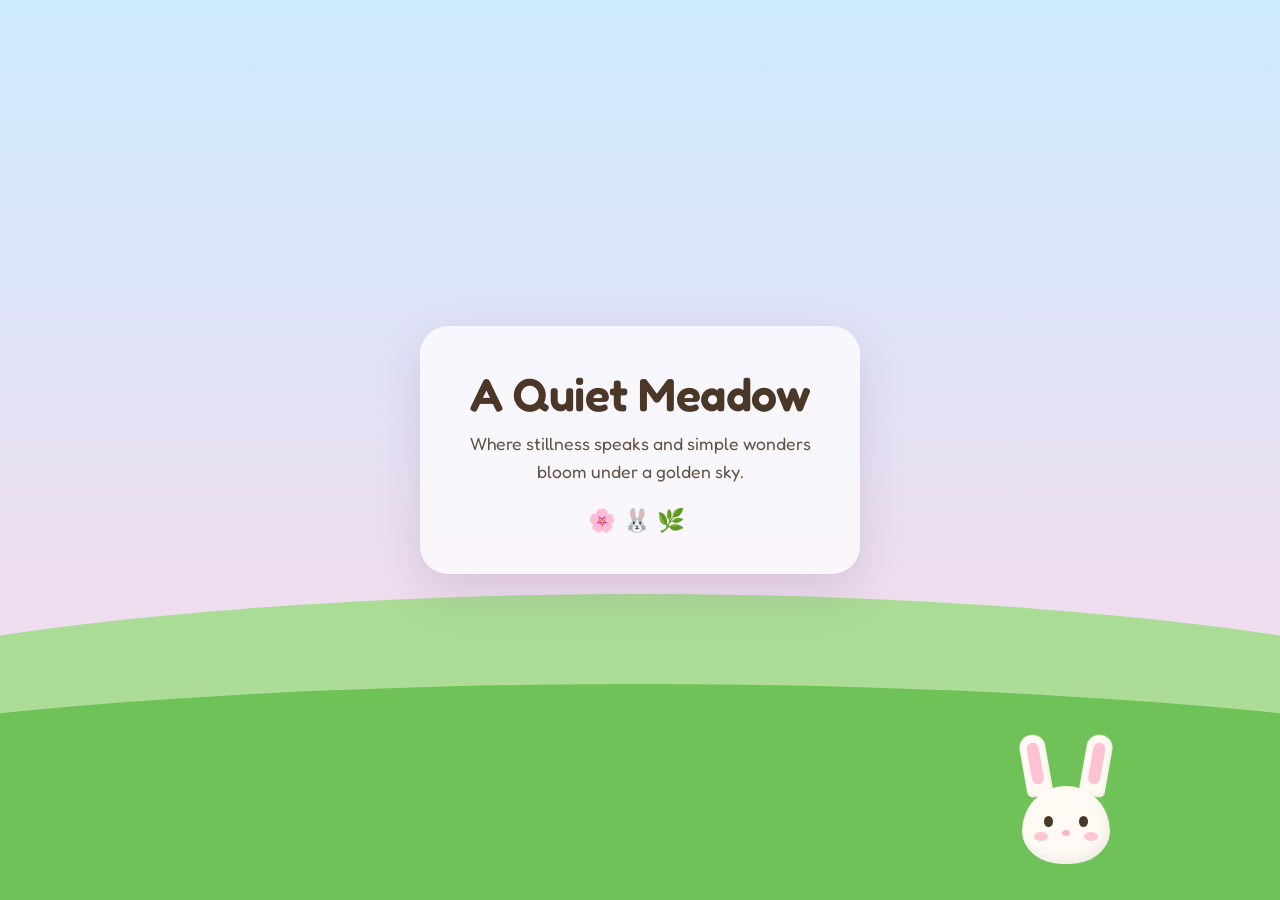
<file: app/BunnyPage/index.html>
<!DOCTYPE html>
<html lang="en">
<head>
    <meta charset="UTF-8">
    <meta name="viewport" content="width=device-width, initial-scale=1.0">
    <title>A Quiet Meadow</title>
    <link rel="icon" href="data:image/svg+xml,<svg xmlns='http://www.w3.org/2000/svg' viewBox='0 0 100 100'><text y='.9em' font-size='90'>🐰</text></svg>">
    <style>
        @import url('https://fonts.googleapis.com/css2?family=Fredoka:wght@400;500;600&display=swap');

        :root {
            --sky-top: #cdeaff;
            --sky-bottom: #ffd8e8;
            --hill-back: #9fdc86;
            --hill-front: #6fc257;
            --bunny: #fffaf3;
            --inner-ear: #ffc2d4;
            --blush: #ffb3c6;
            --text: #4a3728;
            --card: rgba(255, 255, 255, 0.72);
        }

        * { box-sizing: border-box; }

        html, body {
            height: 100%;
            margin: 0;
            overflow: hidden;
        }

        body {
            background: linear-gradient(to bottom, var(--sky-top), var(--sky-bottom));
            font-family: 'Fredoka', system-ui, sans-serif;
            color: var(--text);
            display: flex;
            align-items: center;
            justify-content: center;
            text-align: center;
        }

        /* --- Floating clouds --- */
        .cloud {
            position: absolute;
            background: #fff;
            border-radius: 100px;
            opacity: 0.85;
            filter: blur(1px);
            animation: drift linear infinite;
        }
        .cloud::before, .cloud::after {
            content: '';
            position: absolute;
            background: #fff;
            border-radius: 50%;
        }
        .cloud--1 { top: 14%; left: -30%; width: 120px; height: 40px; animation-duration: 38s; }
        .cloud--2 { top: 30%; left: -30%; width: 90px; height: 32px; animation-duration: 52s; animation-delay: -12s; }
        .cloud--3 { top: 8%; left: -30%; width: 150px; height: 46px; animation-duration: 64s; animation-delay: -30s; }

        @keyframes drift {
            from { transform: translateX(0); }
            to   { transform: translateX(140vw); }
        }

        /* --- Content --- */
        .card {
            position: relative;
            z-index: 10;
            background: var(--card);
            backdrop-filter: blur(10px);
            padding: 2.5rem 2.75rem;
            border-radius: 28px;
            box-shadow: 0 18px 45px rgba(120, 80, 120, 0.18);
            max-width: 440px;
            margin: 1.5rem;
            animation: pop 0.8s cubic-bezier(.2,.9,.3,1.4) both;
        }

        @keyframes pop {
            from { opacity: 0; transform: translateY(24px) scale(.94); }
            to   { opacity: 1; transform: translateY(0) scale(1); }
        }

        h1 {
            font-size: clamp(2rem, 7vw, 2.9rem);
            font-weight: 600;
            margin: 0 0 0.5rem;
            letter-spacing: -0.5px;
        }

        p {
            font-size: clamp(1rem, 3vw, 1.1rem);
            line-height: 1.6;
            font-weight: 400;
            margin: 0;
            opacity: 0.85;
        }

        .hearts {
            margin-top: 1.25rem;
            font-size: 1.4rem;
            letter-spacing: 0.4rem;
        }
        .hearts span {
            display: inline-block;
            animation: bob 1.8s ease-in-out infinite;
        }
        .hearts span:nth-child(2) { animation-delay: .3s; }
        .hearts span:nth-child(3) { animation-delay: .6s; }

        @keyframes bob {
            0%, 100% { transform: translateY(0); }
            50%      { transform: translateY(-6px); }
        }

        /* --- Meadow scene --- */
        .scene {
            position: absolute;
            inset: 0;
            overflow: hidden;
            z-index: 1;
            pointer-events: none;
        }

        .hill {
            position: absolute;
            bottom: 0;
            border-radius: 50% 50% 0 0;
            background: var(--hill-back);
        }
        .hill--back {
            width: 160%;
            height: 42%;
            left: -30%;
            bottom: -8%;
            opacity: 0.85;
        }
        .hill--front {
            width: 170%;
            height: 34%;
            right: -35%;
            bottom: -10%;
            background: var(--hill-front);
        }

        /* --- CSS bunny --- */
        .bunny {
            position: absolute;
            bottom: 4vh;
            right: 12vw;
            width: 120px;
            height: 130px;
            z-index: 5;
            animation: hop 3.2s ease-in-out infinite;
        }

        @keyframes hop {
            0%, 100% { transform: translateY(6px); }
            50%      { transform: translateY(-4px); }
        }

        .bunny .ear {
            position: absolute;
            top: 0;
            width: 26px;
            height: 62px;
            background: var(--bunny);
            border-radius: 14px 14px 6px 6px;
            box-shadow: inset -2px -2px 4px rgba(0,0,0,0.05);
        }
        .bunny .ear::after {
            content: '';
            position: absolute;
            left: 50%;
            top: 8px;
            transform: translateX(-50%);
            width: 12px;
            height: 42px;
            background: var(--inner-ear);
            border-radius: 8px;
        }
        .bunny .ear--left  { left: 22px; transform: rotate(-10deg); transform-origin: bottom center; }
        .bunny .ear--right { right: 22px; transform: rotate(10deg); transform-origin: bottom center; animation: twitch 3.2s ease-in-out infinite; }

        @keyframes twitch {
            0%, 70%, 100% { transform: rotate(10deg); }
            78%           { transform: rotate(2deg); }
            86%           { transform: rotate(12deg); }
        }

        .bunny .head {
            position: absolute;
            bottom: 0;
            left: 50%;
            transform: translateX(-50%);
            width: 88px;
            height: 78px;
            background: var(--bunny);
            border-radius: 50% 50% 46% 46% / 58% 58% 42% 42%;
            box-shadow: inset -4px -6px 10px rgba(0,0,0,0.05);
        }

        .bunny .eye {
            position: absolute;
            top: 30px;
            width: 9px;
            height: 11px;
            background: var(--text);
            border-radius: 50%;
            animation: blink 4.5s infinite;
        }
        .bunny .eye--left  { left: 22px; }
        .bunny .eye--right { right: 22px; }

        @keyframes blink {
            0%, 92%, 100% { transform: scaleY(1); }
            95%           { transform: scaleY(0.1); }
        }

        .bunny .cheek {
            position: absolute;
            top: 46px;
            width: 14px;
            height: 9px;
            background: var(--blush);
            border-radius: 50%;
            opacity: 0.75;
        }
        .bunny .cheek--left  { left: 12px; }
        .bunny .cheek--right { right: 12px; }

        .bunny .nose {
            position: absolute;
            top: 44px;
            left: 50%;
            transform: translateX(-50%);
            width: 8px;
            height: 6px;
            background: var(--blush);
            border-radius: 50%;
        }

        @media (prefers-reduced-motion: reduce) {
            *, *::before, *::after { animation: none !important; }
        }
    </style>
</head>
<body>

    <div class="scene">
        <div class="cloud cloud--1"></div>
        <div class="cloud cloud--2"></div>
        <div class="cloud cloud--3"></div>

        <div class="bunny">
            <div class="ear ear--left"></div>
            <div class="ear ear--right"></div>
            <div class="head">
                <div class="eye eye--left"></div>
                <div class="eye eye--right"></div>
                <div class="cheek cheek--left"></div>
                <div class="cheek cheek--right"></div>
                <div class="nose"></div>
            </div>
        </div>

        <div class="hill hill--back"></div>
        <div class="hill hill--front"></div>
    </div>

    <main class="card">
        <h1>A Quiet Meadow</h1>
        <p>Where stillness speaks and simple wonders bloom under a golden sky.</p>
        <div class="hearts" aria-hidden="true">
            <span>🌸</span><span>🐰</span><span>🌿</span>
        </div>
    </main>

</body>
</html>
</file>
